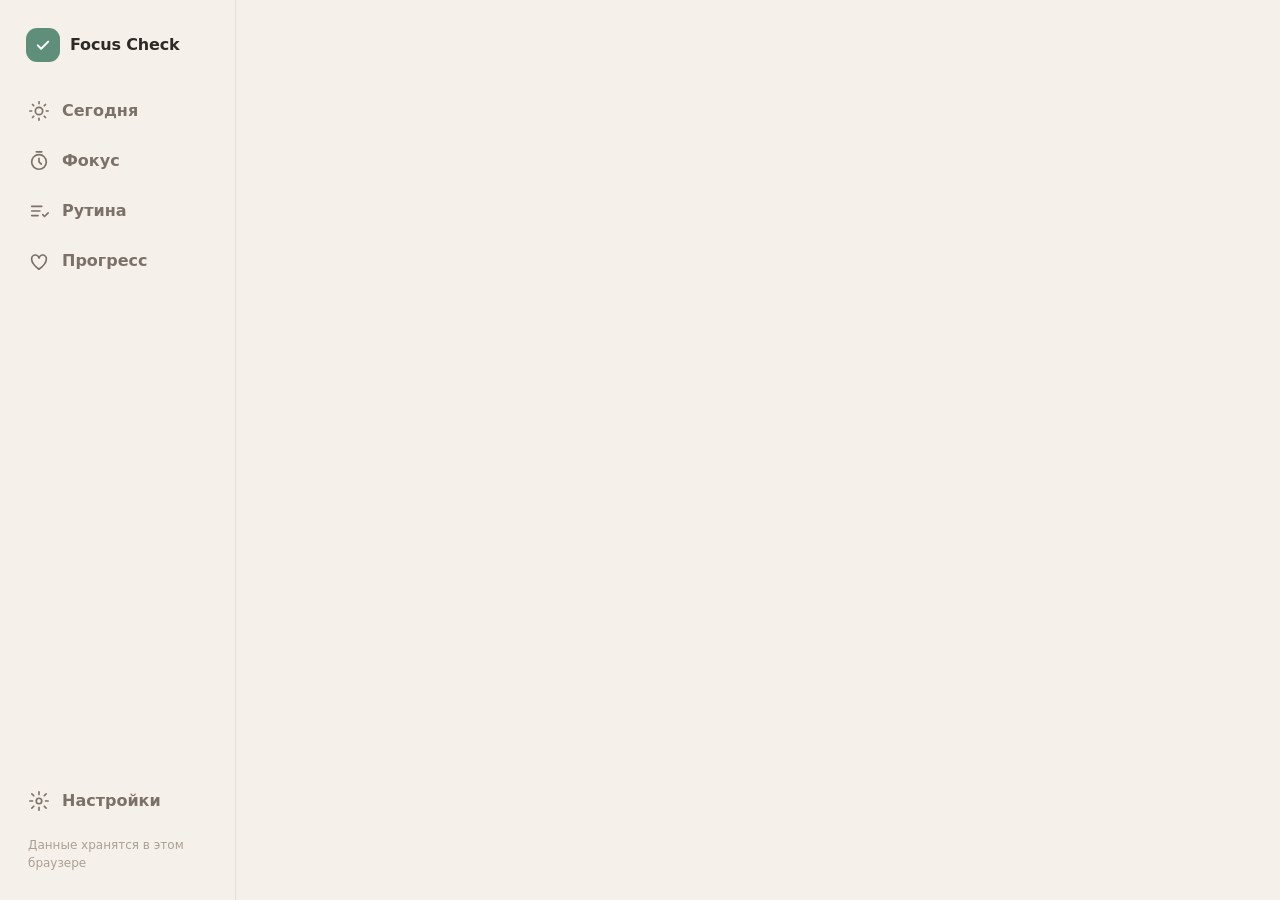
<file: index.html>
<!DOCTYPE html>
<html lang="ru">
<head>
  <meta charset="UTF-8" />
  <!-- Короткий адрес сайта (…/focus-check/) сразу ведёт в приложение. -->
  <meta http-equiv="refresh" content="0; url=focus-check.html" />
  <title>Focus Check</title>
</head>
<body>
  <a href="focus-check.html">Открыть Focus Check</a>
</body>
</html>
</file>
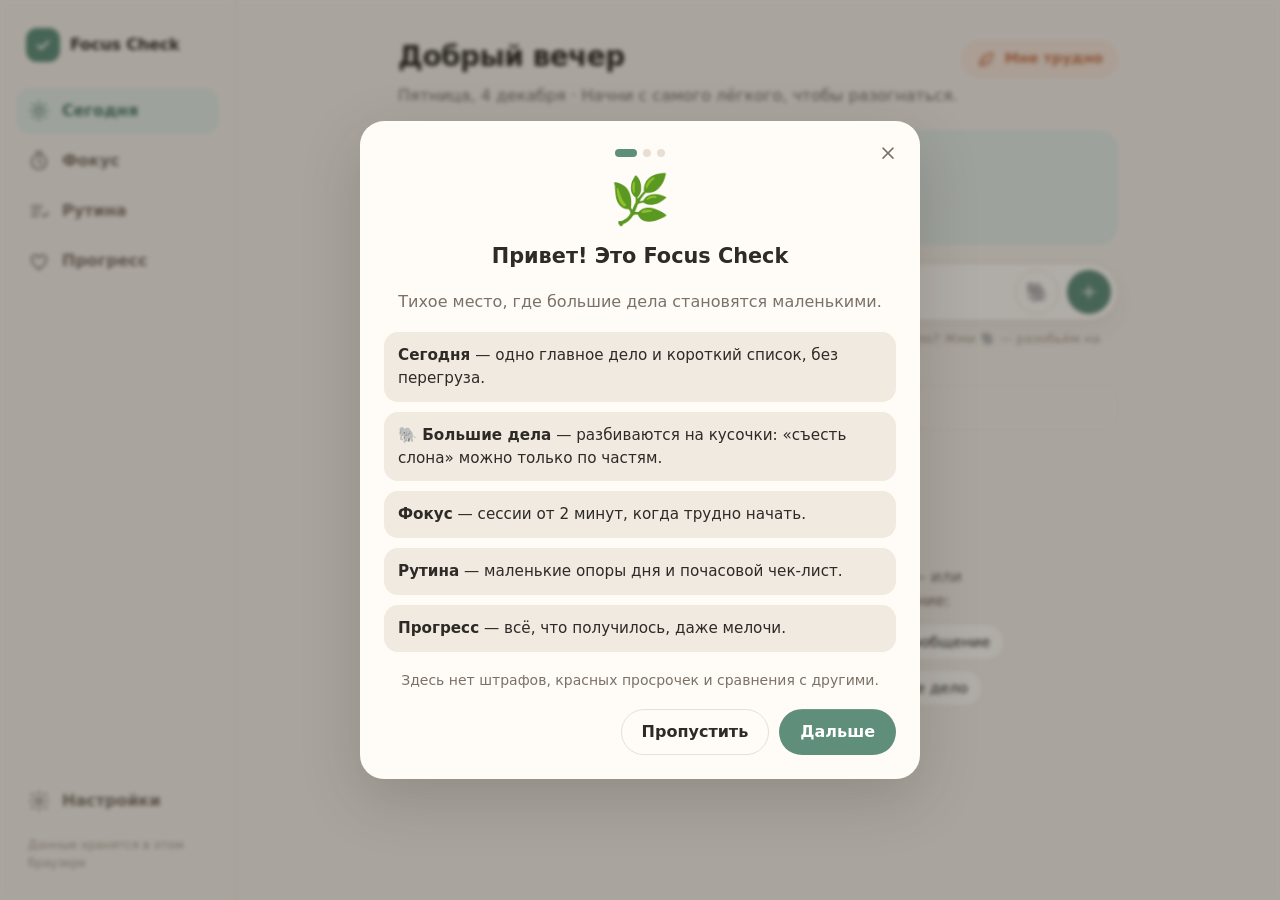
<file: focus-check.html>
<!DOCTYPE html>
<html lang="ru">
<head>
  <meta charset="UTF-8" />
  <meta name="viewport" content="width=device-width, initial-scale=1, viewport-fit=cover" />
  <meta name="color-scheme" content="light dark" />
  <meta name="theme-color" content="#f5f1ea" media="(prefers-color-scheme: light)" />
  <meta name="theme-color" content="#1b1916" media="(prefers-color-scheme: dark)" />
  <title>Focus Check</title>
  <link rel="icon" href="data:image/svg+xml,%3Csvg xmlns='http://www.w3.org/2000/svg' viewBox='0 0 64 64'%3E%3Crect width='64' height='64' rx='18' fill='%235f8f7b'/%3E%3Cpath d='M19 33l9 9 17-19' stroke='white' stroke-width='6' fill='none' stroke-linecap='round' stroke-linejoin='round'/%3E%3C/svg%3E" />
  <!-- Иконка и название для телефона (главный экран) -->
  <link rel="apple-touch-icon" href="icons/apple-touch-icon.png" />
  <meta name="mobile-web-app-capable" content="yes" />
  <meta name="apple-mobile-web-app-capable" content="yes" />
  <meta name="apple-mobile-web-app-title" content="Focus Check" />
  <link rel="stylesheet" href="styles.css" />
</head>
<body>
  <div class="app">
    <!-- Навигация: на компьютере — колонка слева, на телефоне — панель внизу -->
    <nav class="nav" aria-label="Разделы">
      <div class="brand">
        <span class="brand__logo" aria-hidden="true">
          <svg width="18" height="18" viewBox="0 0 24 24" fill="none" stroke="currentColor" stroke-width="2.6" stroke-linecap="round" stroke-linejoin="round"><path d="m5 12.5 4.5 4.5L19 7.5"/></svg>
        </span>
        <span class="brand__name">Focus Check</span>
      </div>

      <a href="#today" class="nav__item" data-nav="today">
        <svg width="22" height="22" viewBox="0 0 24 24" fill="none" stroke="currentColor" stroke-width="1.8" stroke-linecap="round" stroke-linejoin="round" aria-hidden="true"><circle cx="12" cy="12" r="4"/><path d="M12 2v2M12 20v2M4.9 4.9l1.4 1.4M17.7 17.7l1.4 1.4M2 12h2M20 12h2M4.9 19.1l1.4-1.4M17.7 6.3l1.4-1.4"/></svg>
        <span>Сегодня</span>
      </a>
      <a href="#focus" class="nav__item" data-nav="focus">
        <svg width="22" height="22" viewBox="0 0 24 24" fill="none" stroke="currentColor" stroke-width="1.8" stroke-linecap="round" stroke-linejoin="round" aria-hidden="true"><circle cx="12" cy="13" r="8"/><path d="M12 9v4l2.5 2.5M9 2h6"/></svg>
        <span>Фокус</span>
      </a>
      <a href="#routine" class="nav__item" data-nav="routine">
        <svg width="22" height="22" viewBox="0 0 24 24" fill="none" stroke="currentColor" stroke-width="1.8" stroke-linecap="round" stroke-linejoin="round" aria-hidden="true"><path d="M4 7h11M4 12h9M4 17h7"/><path d="m16 16 2 2 4-4"/></svg>
        <span>Рутина</span>
      </a>
      <a href="#progress" class="nav__item" data-nav="progress">
        <svg width="22" height="22" viewBox="0 0 24 24" fill="none" stroke="currentColor" stroke-width="1.8" stroke-linecap="round" stroke-linejoin="round" aria-hidden="true"><path d="M12 21c-4-3-8-6.5-8-11a4 4 0 0 1 8-1 4 4 0 0 1 8 1c0 4.5-4 8-8 11Z"/></svg>
        <span>Прогресс</span>
      </a>
      <a href="#settings" class="nav__item nav__item--settings" data-nav="settings">
        <svg width="22" height="22" viewBox="0 0 24 24" fill="none" stroke="currentColor" stroke-width="1.8" stroke-linecap="round" stroke-linejoin="round" aria-hidden="true"><circle cx="12" cy="12" r="3"/><path d="M12 2v3M12 19v3M4.2 4.2l2.1 2.1M17.7 17.7l2.1 2.1M2 12h3M19 12h3M4.2 19.8l2.1-2.1M17.7 6.3l2.1-2.1"/></svg>
        <span>Настройки</span>
      </a>
      <p class="nav__note">Данные хранятся в этом браузере</p>
    </nav>

    <main class="main">
      <div id="view" class="view"></div>
    </main>
  </div>

  <!-- Плашка «идёт фокус» на других экранах -->
  <button id="focusPill" class="focus-pill" hidden aria-label="Открыть фокус"></button>

  <!-- Сюда рисуются всплывающие окна и сообщения -->
  <div id="modal-root"></div>
  <div id="toast-root" class="toasts" aria-live="polite"></div>

  <!--
    БУДУЩЕЕ ПОДКЛЮЧЕНИЕ SUPABASE:
    раскомментируйте строку ниже (библиотека загрузится из интернета),
    затем заполните js/config.js. Порядок важен: библиотека — до наших файлов.
  -->
  <!-- <script src="https://cdn.jsdelivr.net/npm/@supabase/supabase-js@2"></script> -->

  <!-- Наши файлы. Порядок важен: сначала основа, потом экраны, app.js — последним. -->
  <script src="js/config.js"></script>
  <script src="js/utils.js"></script>
  <script src="js/content.js"></script>
  <script src="js/data.js"></script>
  <script src="js/auth.js"></script>
  <script src="js/store.js"></script>
  <script src="js/models.js"></script>
  <script src="js/ui.js"></script>
  <script src="js/reminders.js"></script>
  <script src="js/screens/today.js"></script>
  <script src="js/screens/elephant.js"></script>
  <script src="js/screens/parallel.js"></script>
  <script src="js/screens/focus.js"></script>
  <script src="js/screens/routine.js"></script>
  <script src="js/screens/progress.js"></script>
  <script src="js/screens/settings.js"></script>
  <script src="js/flows/rescue.js"></script>
  <script src="js/flows/onboarding.js"></script>
  <script src="js/pwa.js"></script>
  <script src="js/app.js"></script>
</body>
</html>
</file>
<file: styles.css>
/* ============================================================
   Focus Check — оформление.
   1. Цвета и размеры (переменные)   5. Задачи и чек-листы
   2. Основа                          6. Экраны: фокус, рутина, прогресс
   3. Каркас: навигация               7. Окна, сообщения, знакомство
   4. Общие элементы                  8. Телефон
   ============================================================ */

/* ---------- 1. Цвета и размеры ----------
   Чтобы поменять настроение приложения, достаточно поменять цвета здесь. */
:root {
  --bg: #f5f1ea;
  --surface: #fffcf7;
  --surface-2: #f0eae1;
  --text: #2e2a26;
  --muted: #7b7168;
  --faint: #a99f95;
  --line: #e7dfd4;

  --accent: #5f8f7b;         /* спокойный шалфей */
  --accent-strong: #4a7765;
  --accent-soft: #e2ede7;
  --on-accent: #ffffff;
  --warm: #c9794f;           /* мягкая терракота */
  --warm-soft: #f7e6da;
  --sun: #d9a441;
  --sun-soft: #f8efd9;
  --lav: #7f7bb3;
  --lav-soft: #ebeaf5;
  --on-lav: #ffffff;
  --danger: #b5594b;

  --radius: 20px;
  --radius-sm: 14px;
  --shadow: 0 1px 2px rgba(70, 50, 30, 0.04), 0 10px 30px rgba(70, 50, 30, 0.06);
  --shadow-lg: 0 20px 60px rgba(40, 30, 20, 0.18);
  --font: ui-rounded, "SF Pro Rounded", "Segoe UI Variable Text", "Segoe UI", system-ui, -apple-system, Roboto, sans-serif;
  --nav-h: 68px;
}

/* Тёмная тема: и по системной настройке («Как в системе»), и принудительно. */
@media (prefers-color-scheme: dark) {
  :root:not([data-theme="light"]) {
    --bg: #1b1916; --surface: #24211d; --surface-2: #2d2924; --text: #ece6de; --muted: #a89e93; --faint: #7c736a; --line: #37322c;
    --accent: #88b6a2; --accent-strong: #a3cbb9; --accent-soft: #2a3a33; --on-accent: #16211c;
    --warm: #e0a07a; --warm-soft: #3b2c23; --sun: #e2c07a; --sun-soft: #37301f; --lav: #aaa6d8; --lav-soft: #2d2c3c; --on-lav: #1d1c29; --danger: #e08b7d;
    --shadow: 0 1px 2px rgba(0, 0, 0, 0.2), 0 10px 30px rgba(0, 0, 0, 0.25);
  }
}
:root[data-theme="dark"] {
  --bg: #1b1916; --surface: #24211d; --surface-2: #2d2924; --text: #ece6de; --muted: #a89e93; --faint: #7c736a; --line: #37322c;
  --accent: #88b6a2; --accent-strong: #a3cbb9; --accent-soft: #2a3a33; --on-accent: #16211c;
  --warm: #e0a07a; --warm-soft: #3b2c23; --sun: #e2c07a; --sun-soft: #37301f; --lav: #aaa6d8; --lav-soft: #2d2c3c; --on-lav: #1d1c29; --danger: #e08b7d;
  --shadow: 0 1px 2px rgba(0, 0, 0, 0.2), 0 10px 30px rgba(0, 0, 0, 0.25);
}

/* ---------- 2. Основа ---------- */
*, *::before, *::after { box-sizing: border-box; }
html { -webkit-text-size-adjust: 100%; }
body {
  margin: 0;
  font-family: var(--font);
  font-size: 16px;
  line-height: 1.5;
  color: var(--text);
  background: var(--bg);
  -webkit-font-smoothing: antialiased;
}
body.no-scroll { overflow: hidden; }
button, input, select, textarea { font: inherit; color: inherit; }
button { cursor: pointer; }
a { color: inherit; }
b { font-weight: 650; }
h1, h2, h3, p { margin: 0; }
ul, ol { margin: 0; padding: 0; list-style: none; }
:focus-visible { outline: 2px solid var(--accent); outline-offset: 2px; border-radius: 8px; }
[hidden] { display: none !important; }

.muted { color: var(--muted); }
.small { font-size: 0.875rem; }
.center { text-align: center; }

/* ---------- 3. Каркас ---------- */
.app {
  display: grid;
  grid-template-columns: 236px 1fr;
  min-height: 100vh;
}

.nav {
  position: sticky;
  top: 0;
  height: 100vh;
  display: flex;
  flex-direction: column;
  gap: 4px;
  padding: 28px 16px;
  border-right: 1px solid var(--line);
}
.brand { display: flex; align-items: center; gap: 10px; padding: 0 10px 22px; }
.brand__logo {
  width: 34px; height: 34px; border-radius: 11px;
  display: grid; place-items: center;
  background: var(--accent); color: var(--on-accent);
}
.brand__name { font-weight: 700; letter-spacing: -0.01em; }

.nav__item {
  display: flex; align-items: center; gap: 12px;
  padding: 11px 12px;
  border-radius: var(--radius-sm);
  text-decoration: none;
  color: var(--muted);
  font-weight: 550;
  transition: background 0.15s, color 0.15s;
}
.nav__item:hover { background: var(--surface-2); color: var(--text); }
.nav__item.is-active { background: var(--accent-soft); color: var(--accent-strong); }
.nav__item--settings { margin-top: auto; }
.nav__note { font-size: 0.75rem; color: var(--faint); padding: 8px 12px 0; }

.main { padding: 40px 32px 80px; min-width: 0; }
.view { max-width: 720px; margin: 0 auto; display: flex; flex-direction: column; gap: 18px; }

/* ---------- 4. Общие элементы ---------- */
.screen-head { display: grid; grid-template-columns: 1fr auto; align-items: start; column-gap: 16px; margin-bottom: 4px; }
.screen-head__right { display: flex; align-items: center; gap: 8px; }
.screen-head .screen-sub { grid-column: 1 / -1; }
.screen-title { font-size: 1.75rem; line-height: 1.2; font-weight: 700; letter-spacing: -0.02em; }
.screen-sub { color: var(--muted); margin-top: 6px; min-width: 0; }
.screen-sub::first-letter { text-transform: uppercase; }

.card {
  background: var(--surface);
  border: 1px solid var(--line);
  border-radius: var(--radius);
  padding: 20px;
  box-shadow: var(--shadow);
  display: flex; flex-direction: column; gap: 14px;
}
.card--soft { background: var(--accent-soft); border-color: transparent; box-shadow: none; }
.card--sun { background: var(--sun-soft); border-color: transparent; box-shadow: none; }
.card__label { display: flex; align-items: center; gap: 6px; font-size: 0.875rem; font-weight: 600; color: var(--muted); }

.section { display: flex; flex-direction: column; gap: 10px; }
.section__head { display: flex; align-items: baseline; justify-content: space-between; gap: 12px; }
.section__title { font-size: 1.05rem; font-weight: 650; }

/* Кнопки */
.btn {
  display: inline-flex; align-items: center; justify-content: center; gap: 8px;
  min-height: 46px; padding: 0 20px;
  border-radius: 999px;
  border: 1px solid transparent;
  background: var(--surface-2);
  font-weight: 600;
  white-space: nowrap;
  transition: transform 0.1s, background 0.15s, border-color 0.15s;
}
.btn:active { transform: scale(0.97); }
.btn:disabled { opacity: 0.5; cursor: default; }
.btn--primary { background: var(--accent); color: var(--on-accent); }
.btn--primary:hover { background: var(--accent-strong); }
.btn--ghost { background: transparent; border-color: var(--line); }
.btn--ghost:hover { background: var(--surface-2); }
.btn--soft { background: var(--warm-soft); color: var(--warm); }
.btn--soft:hover { filter: brightness(0.97); }
.btn--danger { background: var(--danger); color: #fff; }
.btn--danger-ghost { background: transparent; border-color: var(--line); color: var(--danger); }
.btn--sm { min-height: 38px; padding: 0 14px; font-size: 0.9rem; }
.btn--lg { min-height: 54px; font-size: 1.05rem; width: 100%; }
.btn.is-star { color: var(--sun); border-color: var(--sun); }

.icon-btn {
  width: 40px; height: 40px; flex-shrink: 0;
  display: inline-grid; place-items: center;
  border-radius: 12px; border: 0;
  background: transparent; color: var(--muted);
  text-decoration: none;
  transition: background 0.15s, color 0.15s;
}
.icon-btn:hover { background: var(--surface-2); color: var(--text); }
.icon-btn--faint { color: var(--faint); }
.icon-btn--accent { color: var(--accent); }
.icon-btn--accent:hover { background: var(--accent-soft); color: var(--accent-strong); }
.icon-btn--danger:hover { color: var(--danger); }
.icon-btn.is-star { color: var(--sun); }
.icon-btn.is-star svg { fill: currentColor; }

.link { background: none; border: 0; padding: 0; color: var(--accent-strong); text-decoration: underline; text-underline-offset: 3px; font-size: 0.9rem; }
.back { text-decoration: none; margin-bottom: -4px; align-self: flex-start; }

/* Чипы — маленькие кнопки-варианты */
.chips { display: flex; flex-wrap: wrap; gap: 8px; align-items: center; }
.chips--center { justify-content: center; }
.chip {
  display: inline-flex; align-items: center; gap: 6px;
  min-height: 38px; padding: 0 14px;
  border-radius: 999px;
  border: 1px solid var(--line);
  background: var(--surface);
  font-size: 0.925rem;
  max-width: 100%;
  overflow: hidden; text-overflow: ellipsis; white-space: nowrap;
  transition: background 0.15s, border-color 0.15s;
}
.chip:hover { border-color: var(--accent); }
.chip.is-active { background: var(--accent); border-color: var(--accent); color: var(--on-accent); }
.chip--round { width: 46px; justify-content: center; padding: 0; font-weight: 600; }
.chip--quiet { background: transparent; color: var(--muted); font-size: 0.875rem; min-height: 34px; }

/* Поля */
.field { display: flex; flex-direction: column; gap: 8px; }
.field__label { font-size: 0.875rem; font-weight: 600; color: var(--muted); }
.input {
  width: 100%;
  min-height: 46px;
  padding: 0 14px;
  border-radius: var(--radius-sm);
  border: 1px solid var(--line);
  background: var(--surface);
  font-size: 1rem; /* 16px: телефон не будет увеличивать страницу при вводе */
  transition: border-color 0.15s, box-shadow 0.15s;
}
.input:focus { outline: none; border-color: var(--accent); box-shadow: 0 0 0 3px var(--accent-soft); }
.input::placeholder { color: var(--faint); }
.input--title { font-size: 1.15rem; font-weight: 600; }
.input--time { width: auto; min-height: 38px; border-radius: 999px; }
select.input { padding-right: 8px; }
.inline-form { display: flex; gap: 8px; align-items: center; }
.inline-form .input { flex: 1; min-width: 0; }
.row-actions { display: flex; flex-wrap: wrap; gap: 10px; justify-content: flex-end; }
.row-actions--start { justify-content: flex-start; }

.switch { display: flex; gap: 12px; align-items: flex-start; font-size: 0.95rem; cursor: pointer; }
.switch input { width: 20px; height: 20px; margin: 2px 0 0; accent-color: var(--accent); flex-shrink: 0; }

.tag { display: inline-block; padding: 1px 8px; border-radius: 999px; background: var(--lav-soft); color: var(--lav); font-size: 0.8rem; font-weight: 600; }
.tag--soft { background: var(--surface-2); color: var(--muted); }

.bar { height: 6px; border-radius: 999px; background: var(--surface-2); overflow: hidden; }
.bar span { display: block; height: 100%; border-radius: inherit; background: var(--accent); transition: width 0.4s ease; }

.hint-card {
  display: flex; gap: 10px; align-items: flex-start;
  padding: 14px 16px; border-radius: var(--radius-sm);
  background: var(--sun-soft); color: var(--text); font-size: 0.95rem;
}
.hint-card svg { color: var(--sun); flex-shrink: 0; margin-top: 2px; }
.tip { display: flex; gap: 8px; align-items: flex-start; color: var(--muted); font-size: 0.925rem; }
.tip svg { color: var(--accent); flex-shrink: 0; margin-top: 2px; }
.quote { margin: 0; padding: 14px 16px; border-left: 3px solid var(--accent); background: var(--accent-soft); border-radius: 0 var(--radius-sm) var(--radius-sm) 0; }

.empty { text-align: center; padding: 28px 12px; display: flex; flex-direction: column; align-items: center; gap: 10px; }
.empty__emoji { font-size: 2.6rem; line-height: 1; }
.empty__title { font-size: 1.15rem; font-weight: 650; }
.empty__text { color: var(--muted); max-width: 420px; }

.plain-list { display: flex; flex-direction: column; }
.plain-list li { display: flex; justify-content: space-between; gap: 12px; padding: 10px 0; border-bottom: 1px dashed var(--line); }
.plain-list li:last-child { border-bottom: 0; }
.plain-list--quiet li { font-size: 0.925rem; }

.fold { background: var(--surface); border: 1px solid var(--line); border-radius: var(--radius); padding: 4px 16px; }
.fold summary { cursor: pointer; padding: 12px 0; font-weight: 600; color: var(--muted); list-style: none; }
.fold summary::-webkit-details-marker { display: none; }
.fold summary::before { content: "›"; display: inline-block; width: 16px; transition: transform 0.2s; }
.fold[open] summary::before { transform: rotate(90deg); }
.fold .task-list { padding-bottom: 12px; }

/* ---------- 5. Задачи ---------- */
.energy .chips .chip { background: var(--surface); }
.energy-line { display: flex; align-items: baseline; gap: 10px; color: var(--muted); font-size: 0.95rem; padding: 0 4px; }
.energy-line > span:nth-child(2) { flex: 1; }
.energy-line .link { white-space: nowrap; }

.main-task { border-color: var(--sun); background: linear-gradient(180deg, var(--sun-soft), var(--surface) 70%); }
.main-task .card__label { color: var(--sun); }
.main-task .card__label svg { fill: currentColor; }
.main-task__row { display: flex; align-items: center; gap: 12px; }
.main-task__title { background: none; border: 0; padding: 0; text-align: left; font-size: 1.3rem; font-weight: 650; line-height: 1.3; }
.main-task .btn { align-self: flex-start; }
.main-task.is-done .main-task__title { text-decoration: line-through; color: var(--muted); }
.first-step { color: var(--accent-strong); font-size: 0.95rem; }
.first-step::before { content: "→ "; }

.quick-add {
  display: flex; align-items: center; gap: 8px;
  padding: 6px 6px 6px 18px;
  background: var(--surface);
  border: 1px solid var(--line);
  border-radius: 999px;
  box-shadow: var(--shadow);
  transition: border-color 0.15s, box-shadow 0.15s;
}
.quick-add:focus-within { border-color: var(--accent); box-shadow: 0 0 0 4px var(--accent-soft); }
.quick-add__input { flex: 1; min-width: 0; border: 0; background: transparent; min-height: 44px; font-size: 1.05rem; }
.quick-add__input:focus { outline: none; }
.quick-add__input::placeholder { color: var(--faint); }
.quick-add__btn { width: 44px; height: 44px; border-radius: 999px; border: 0; background: var(--accent); color: var(--on-accent); display: grid; place-items: center; flex-shrink: 0; }
.quick-add__btn:hover { background: var(--accent-strong); }
.quick-hint { font-size: 0.8rem; color: var(--faint); margin: -10px 0 0 18px; }

.leftovers { gap: 12px; }

.task-list { display: flex; flex-direction: column; gap: 8px; }
.task {
  display: flex; align-items: center; gap: 6px;
  padding: 8px 8px 8px 12px;
  background: var(--surface);
  border: 1px solid var(--line);
  border-radius: var(--radius-sm);
  transition: opacity 0.2s;
}
.task--stack { flex-direction: column; align-items: stretch; gap: 10px; padding: 12px; }
.task__body {
  flex: 1; min-width: 0;
  display: flex; flex-direction: column; gap: 3px;
  background: none; border: 0; padding: 6px 4px; text-align: left;
}
.task__body--static { cursor: default; }
.task__title { font-weight: 550; overflow-wrap: anywhere; }
.task__meta { display: flex; flex-wrap: wrap; gap: 4px 10px; align-items: center; color: var(--muted); font-size: 0.825rem; }
.task.is-done { opacity: 0.65; }
.task.is-done .task__title { text-decoration: line-through; }
.all-done { padding: 18px; text-align: center; color: var(--muted); background: var(--accent-soft); border-radius: var(--radius-sm); }

/* Круглая галочка */
.check {
  width: 30px; height: 30px; flex-shrink: 0;
  border-radius: 50%;
  border: 2px solid var(--faint);
  background: transparent;
  color: transparent;
  display: grid; place-items: center;
  padding: 0;
  transition: background 0.2s, border-color 0.2s, color 0.2s, transform 0.2s;
}
.check:hover { border-color: var(--accent); color: var(--accent); }
.check.is-done { background: var(--accent); border-color: var(--accent); color: var(--on-accent); animation: pop 0.3s ease; }
@keyframes pop { 50% { transform: scale(1.18); } }

.steps { display: flex; flex-direction: column; gap: 4px; }
.step { display: flex; align-items: center; gap: 10px; }
.step span { flex: 1; }
.step .check { width: 24px; height: 24px; }
.step.is-done span { text-decoration: line-through; color: var(--muted); }

/* ---------- 🐘 Большие дела и кусочки ---------- */
.quick-add__eleph {
  width: 44px; height: 44px; flex-shrink: 0;
  border-radius: 999px; border: 1px solid var(--line);
  background: var(--surface); font-size: 1.25rem; line-height: 1;
  display: grid; place-items: center;
  transition: background 0.15s, border-color 0.15s;
}
.quick-add__eleph:hover { background: var(--lav-soft); border-color: var(--lav); }
.tag--eleph { background: var(--lav-soft); color: var(--lav); max-width: 220px; overflow: hidden; text-overflow: ellipsis; white-space: nowrap; }
.eleph-link { align-self: flex-start; background: var(--lav-soft); color: var(--lav); border: 0; border-radius: 999px; padding: 4px 12px; font-size: 0.85rem; font-weight: 600; text-align: left; }
.eleph-link:hover { filter: brightness(0.97); }
.eleph-name { font-size: 1.15rem; font-weight: 650; padding: 10px 14px; background: var(--lav-soft); border-radius: var(--radius-sm); }

.eleph-list { display: flex; flex-direction: column; gap: 8px; }
.eleph {
  display: flex; align-items: center; gap: 10px;
  padding: 12px 12px 12px 16px;
  background: var(--surface);
  border: 1px solid var(--line);
  border-left: 4px solid var(--lav);
  border-radius: var(--radius-sm);
}
.eleph__body { flex: 1; min-width: 0; display: flex; flex-direction: column; gap: 6px; background: none; border: 0; padding: 0; text-align: left; }
.eleph__title { font-weight: 600; overflow-wrap: anywhere; }
.eleph__meta { font-size: 0.825rem; color: var(--muted); overflow: hidden; text-overflow: ellipsis; white-space: nowrap; }
.bar--thin { height: 4px; }
.eleph .bar span, .eleph-progress .bar span { background: var(--lav); }
.eleph-progress { display: flex; flex-direction: column; gap: 6px; }

.pieces { display: flex; flex-direction: column; gap: 6px; counter-reset: piece; }
.piece {
  display: flex; align-items: center; gap: 8px;
  padding: 6px 6px 6px 10px;
  border-radius: var(--radius-sm);
  border: 1px solid var(--line);
  background: var(--surface);
}
.piece.is-next { border-color: var(--lav); box-shadow: 0 0 0 3px var(--lav-soft); }
.piece.is-done { opacity: 0.6; }
.piece.is-done .piece__title { text-decoration: line-through; }
.piece .check { width: 26px; height: 26px; }
.piece__title { flex: 1; min-width: 0; background: none; border: 0; padding: 6px 2px; text-align: left; overflow-wrap: anywhere; }
.chip--date { min-height: 30px; padding: 0 10px; font-size: 0.8rem; color: var(--muted); }
.textarea { min-height: 0; padding: 12px 14px; resize: vertical; line-height: 1.45; }
.field .btn { align-self: flex-start; }

/* ---------- ⏳ Параллельные дела ---------- */
.card--lav { background: var(--lav-soft); border-color: transparent; box-shadow: none; }
.parallel-start {
  display: flex; align-items: center; gap: 10px;
  padding: 10px 16px; border-radius: var(--radius-sm);
  border: 1px dashed var(--line); background: transparent; color: var(--muted);
  text-align: left; font-size: 0.925rem;
}
.parallel-start:hover { border-color: var(--lav); color: var(--text); }
.runs { display: flex; flex-direction: column; gap: 8px; }
.run {
  display: flex; align-items: center; gap: 10px;
  padding: 10px 8px 10px 12px;
  background: var(--surface); border-radius: var(--radius-sm);
  border: 1px solid transparent;
}
.run.is-ringing { border-color: var(--sun); box-shadow: 0 0 0 3px var(--sun-soft); animation: pop 0.4s ease; }
.run__emoji { font-size: 1.4rem; line-height: 1; }
.run { flex-wrap: wrap; }
.run__body { flex: 1; min-width: 150px; display: flex; flex-direction: column; gap: 4px; }
.run.is-ringing .run__actions { flex-basis: 100%; justify-content: flex-start; gap: 8px; padding-left: 34px; }
.run__title { font-weight: 600; overflow-wrap: anywhere; }
.run__meta { font-size: 0.825rem; color: var(--muted); font-variant-numeric: tabular-nums; }
.run .bar span { background: var(--lav); }
.run__actions { display: flex; align-items: center; gap: 2px; flex-wrap: wrap; justify-content: flex-end; }
.run__actions .icon-btn { font-size: 0.8rem; font-weight: 700; }
.tag--run { background: var(--lav-soft); color: var(--lav); }
.input--mini { width: 110px; min-height: 38px; border-radius: 999px; }

/* ---------- 🔔 Напоминания ---------- */
.reminder-box { padding: 12px 14px; border-radius: var(--radius-sm); background: var(--surface-2); }
a.chip { text-decoration: none; color: inherit; }

/* ---------- 6. Фокус ---------- */
.focus-setup .btn--lg { margin-top: 4px; }

.focus-live { align-items: center; text-align: center; gap: 16px; }
.timer { position: relative; width: min(260px, 70vw); aspect-ratio: 1; }
.timer__svg { width: 100%; height: 100%; transform: rotate(-90deg); }
.timer__track { fill: none; stroke: var(--surface-2); stroke-width: 10; }
.timer__ring { fill: none; stroke: var(--accent); stroke-width: 10; stroke-linecap: round; transition: stroke-dashoffset 1s linear; }
.focus-live.is-paused .timer__ring { stroke: var(--faint); }
.timer__text { position: absolute; inset: 0; display: flex; flex-direction: column; align-items: center; justify-content: center; }
.timer__time { font-size: 3.2rem; font-weight: 650; font-variant-numeric: tabular-nums; letter-spacing: -0.02em; }
.timer__state { color: var(--muted); font-size: 0.9rem; }
.focus-live__title { font-size: 1.2rem; font-weight: 650; }
.focus-live .row-actions { justify-content: center; }
.parking { width: 100%; text-align: left; display: flex; flex-direction: column; gap: 8px; padding-top: 14px; border-top: 1px dashed var(--line); }

.focus-review { text-align: center; align-items: center; }
.focus-review__emoji { font-size: 2.6rem; }
.choice-grid { display: grid; grid-template-columns: repeat(2, 1fr); gap: 10px; width: 100%; }
.choice-list { display: flex; flex-direction: column; gap: 10px; }
.choice {
  display: flex; flex-direction: column; gap: 2px; align-items: flex-start;
  padding: 14px 16px;
  text-align: left;
  border-radius: var(--radius-sm);
  border: 1px solid var(--line);
  background: var(--surface);
  transition: border-color 0.15s, background 0.15s;
}
.choice:hover { border-color: var(--accent); background: var(--accent-soft); }
.choice > span, .choice span span { color: var(--muted); font-size: 0.85rem; }
.choice--row { flex-direction: row; align-items: center; gap: 14px; }
.choice--row > span:last-child { display: flex; flex-direction: column; color: var(--text); font-size: 1rem; }
.choice__emoji { font-size: 1.6rem; }

/* ---------- Рутина ---------- */
.segmented { display: inline-flex; align-self: flex-start; padding: 4px; gap: 4px; background: var(--surface-2); border-radius: 999px; }
.segmented button { border: 0; background: transparent; padding: 8px 18px; border-radius: 999px; font-weight: 600; color: var(--muted); }
.segmented button.is-active { background: var(--surface); color: var(--text); box-shadow: var(--shadow); }

.dots { display: inline-flex; gap: 4px; margin-top: 4px; }
.dots i { width: 8px; height: 8px; border-radius: 50%; background: var(--surface-2); border: 1px solid var(--line); }
.dots i.on { background: var(--accent); border-color: var(--accent); }
.habit-form { gap: 10px; }

.hours { display: flex; flex-direction: column; gap: 6px; }
.hour { display: flex; align-items: center; gap: 10px; padding: 6px 8px 6px 14px; border-radius: var(--radius-sm); background: var(--surface); border: 1px solid var(--line); }
.hour__time { width: 48px; flex-shrink: 0; font-variant-numeric: tabular-nums; color: var(--muted); font-weight: 600; font-size: 0.9rem; }
.hour__input { border-color: transparent; background: transparent; min-height: 40px; }
.hour--past { background: transparent; }
.hour--now { border-color: var(--accent); box-shadow: 0 0 0 3px var(--accent-soft); }
.hour--now .hour__time { color: var(--accent-strong); }
.hour.is-done .hour__input { color: var(--muted); }

/* ---------- Прогресс ---------- */
.week { display: grid; grid-template-columns: repeat(7, 1fr); gap: 8px; align-items: end; height: 150px; }
.week__day { display: flex; flex-direction: column; align-items: center; gap: 6px; height: 100%; }
.week__num { font-size: 0.8rem; color: var(--muted); min-height: 1.2em; }
.week__bar { flex: 1; width: 100%; max-width: 40px; display: flex; align-items: flex-end; background: var(--surface-2); border-radius: 10px; overflow: hidden; }
.week__bar span { width: 100%; background: var(--accent); opacity: 0.55; border-radius: 10px; transition: height 0.4s ease; }
.week__day.is-today .week__bar span { opacity: 1; }
.week__label { font-size: 0.8rem; color: var(--muted); }
.week__day.is-today .week__label { color: var(--accent-strong); font-weight: 700; }

.stats { display: grid; grid-template-columns: repeat(4, 1fr); gap: 10px; }
.stat { background: var(--surface); border: 1px solid var(--line); border-radius: var(--radius-sm); padding: 14px; display: flex; flex-direction: column; gap: 2px; }
.stat b { font-size: 1.6rem; font-weight: 700; }
.stat b small { font-size: 0.9rem; color: var(--muted); font-weight: 600; }
.stat span { font-size: 0.825rem; color: var(--muted); line-height: 1.3; }

/* ---------- 7. Окна и сообщения ---------- */
.overlay { position: fixed; inset: 0; background: rgba(30, 24, 18, 0.35); backdrop-filter: blur(2px); z-index: 40; animation: fade 0.2s ease; }
.sheet {
  position: fixed; z-index: 41;
  left: 50%; top: 50%; transform: translate(-50%, -50%);
  width: min(560px, calc(100vw - 32px));
  max-height: calc(100vh - 48px);
  overflow-y: auto;
  background: var(--surface);
  border-radius: 24px;
  padding: 28px 24px 24px;
  box-shadow: var(--shadow-lg);
  display: flex; flex-direction: column; gap: 16px;
  animation: rise 0.25s ease;
}
.sheet--wide { width: min(720px, calc(100vw - 32px)); }
.sheet.is-static, .overlay.is-static { animation: none; }
.sheet__close { position: absolute; top: 12px; right: 12px; }
.sheet__title { font-size: 1.3rem; font-weight: 700; padding-right: 32px; }
.sheet__title.center { padding-right: 0; }
.sheet__actions { display: flex; flex-wrap: wrap; gap: 8px; align-items: center; padding-top: 8px; border-top: 1px solid var(--line); }
.sheet__actions .icon-btn { margin-left: auto; }
@keyframes fade { from { opacity: 0; } }
@keyframes rise { from { opacity: 0; transform: translate(-50%, -46%); } }

.toasts { position: fixed; left: 50%; bottom: 24px; transform: translateX(-50%); z-index: 60; display: flex; flex-direction: column; gap: 8px; align-items: center; pointer-events: none; width: min(460px, calc(100vw - 32px)); }
.toast {
  pointer-events: auto;
  display: flex; align-items: center; gap: 14px;
  padding: 12px 16px 12px 18px;
  border-radius: 16px;
  background: var(--text); color: var(--bg);
  box-shadow: var(--shadow-lg);
  font-size: 0.95rem;
  opacity: 0; transform: translateY(10px);
  transition: opacity 0.25s, transform 0.25s;
}
.toast.is-visible { opacity: 1; transform: none; }
.toast__action { border: 0; background: none; color: var(--accent-soft); font-weight: 700; padding: 4px; white-space: nowrap; }

.focus-pill {
  position: fixed; right: 24px; bottom: 24px; z-index: 30;
  display: flex; align-items: center; gap: 10px;
  max-width: min(360px, calc(100vw - 32px));
  padding: 10px 18px 10px 14px;
  border: 0; border-radius: 999px;
  background: var(--lav); color: var(--on-lav);
  box-shadow: var(--shadow-lg);
  font-weight: 600;
}
.focus-pill [data-timer-mini] { font-variant-numeric: tabular-nums; }
.focus-pill__title { font-weight: 500; opacity: 0.9; overflow: hidden; text-overflow: ellipsis; white-space: nowrap; }
.pulse { width: 10px; height: 10px; border-radius: 50%; background: currentColor; animation: pulse 1.6s ease-in-out infinite; flex-shrink: 0; }
.pulse.is-still { animation: none; opacity: 0.6; }
@keyframes pulse { 50% { opacity: 0.35; transform: scale(0.8); } }

/* Знакомство */
.sheet--onboarding { gap: 18px; }
.ob-dots { display: flex; gap: 6px; justify-content: center; }
.ob-dots i { width: 8px; height: 8px; border-radius: 999px; background: var(--line); transition: width 0.2s; }
.ob-dots i.on { width: 22px; background: var(--accent); }
.ob-hero { font-size: 3rem; text-align: center; line-height: 1; }
.ob-list { display: flex; flex-direction: column; gap: 10px; }
.ob-list li { padding: 12px 14px; background: var(--surface-2); border-radius: var(--radius-sm); font-size: 0.95rem; }

.only-mobile { display: none; }

/* ---------- 8. Телефон и планшет ---------- */
@media (max-width: 900px) {
  .app { grid-template-columns: 1fr; }

  /* Навигация превращается в нижнюю панель */
  .nav {
    position: fixed; top: auto; bottom: 0; left: 0; right: 0; z-index: 20;
    height: auto;
    flex-direction: row; justify-content: space-around; gap: 0;
    padding: 6px 8px calc(6px + env(safe-area-inset-bottom));
    border-right: 0; border-top: 1px solid var(--line);
    background: color-mix(in srgb, var(--surface) 92%, transparent);
    backdrop-filter: blur(12px);
  }
  .brand, .nav__note, .nav__item--settings { display: none; }
  .nav__item { flex-direction: column; gap: 2px; padding: 6px 4px; font-size: 0.72rem; flex: 1; max-width: 96px; }
  .nav__item.is-active { background: transparent; }
  .nav__item.is-active svg { background: var(--accent-soft); border-radius: 999px; padding: 3px 14px; width: 52px; height: 30px; }

  .main { padding: max(20px, env(safe-area-inset-top)) 16px calc(var(--nav-h) + 90px); }
  .view { gap: 16px; }
  .only-mobile { display: inline-grid; }
  .screen-title { font-size: 1.5rem; }

  .focus-pill { right: 16px; left: 16px; bottom: calc(var(--nav-h) + 12px + env(safe-area-inset-bottom)); max-width: none; }
  .toasts { bottom: calc(var(--nav-h) + 16px + env(safe-area-inset-bottom)); }

  /* Окна выезжают снизу, как на телефоне привычно */
  .sheet {
    left: 0; right: 0; top: auto; bottom: 0; transform: none;
    width: 100%; max-height: 92vh;
    border-radius: 24px 24px 0 0;
    padding: 26px 18px calc(20px + env(safe-area-inset-bottom));
    animation: slide 0.25s ease;
  }
  .sheet--wide { width: 100%; }
  @keyframes slide { from { transform: translateY(40px); opacity: 0; } }
}

@media (max-width: 560px) {
  .card { padding: 16px; border-radius: 18px; }
  .stats { grid-template-columns: repeat(2, 1fr); }
  .choice-grid { grid-template-columns: 1fr; }
  .task .icon-btn { width: 36px; height: 36px; }
  .sheet__actions .btn { flex: 1 1 auto; }
  .hour { padding-left: 10px; }
  .hour__time { width: 42px; }
  .row-actions .btn { flex: 1 1 auto; }
}

@media (prefers-reduced-motion: reduce) {
  *, *::before, *::after { animation: none !important; transition: none !important; }
}
</file>
